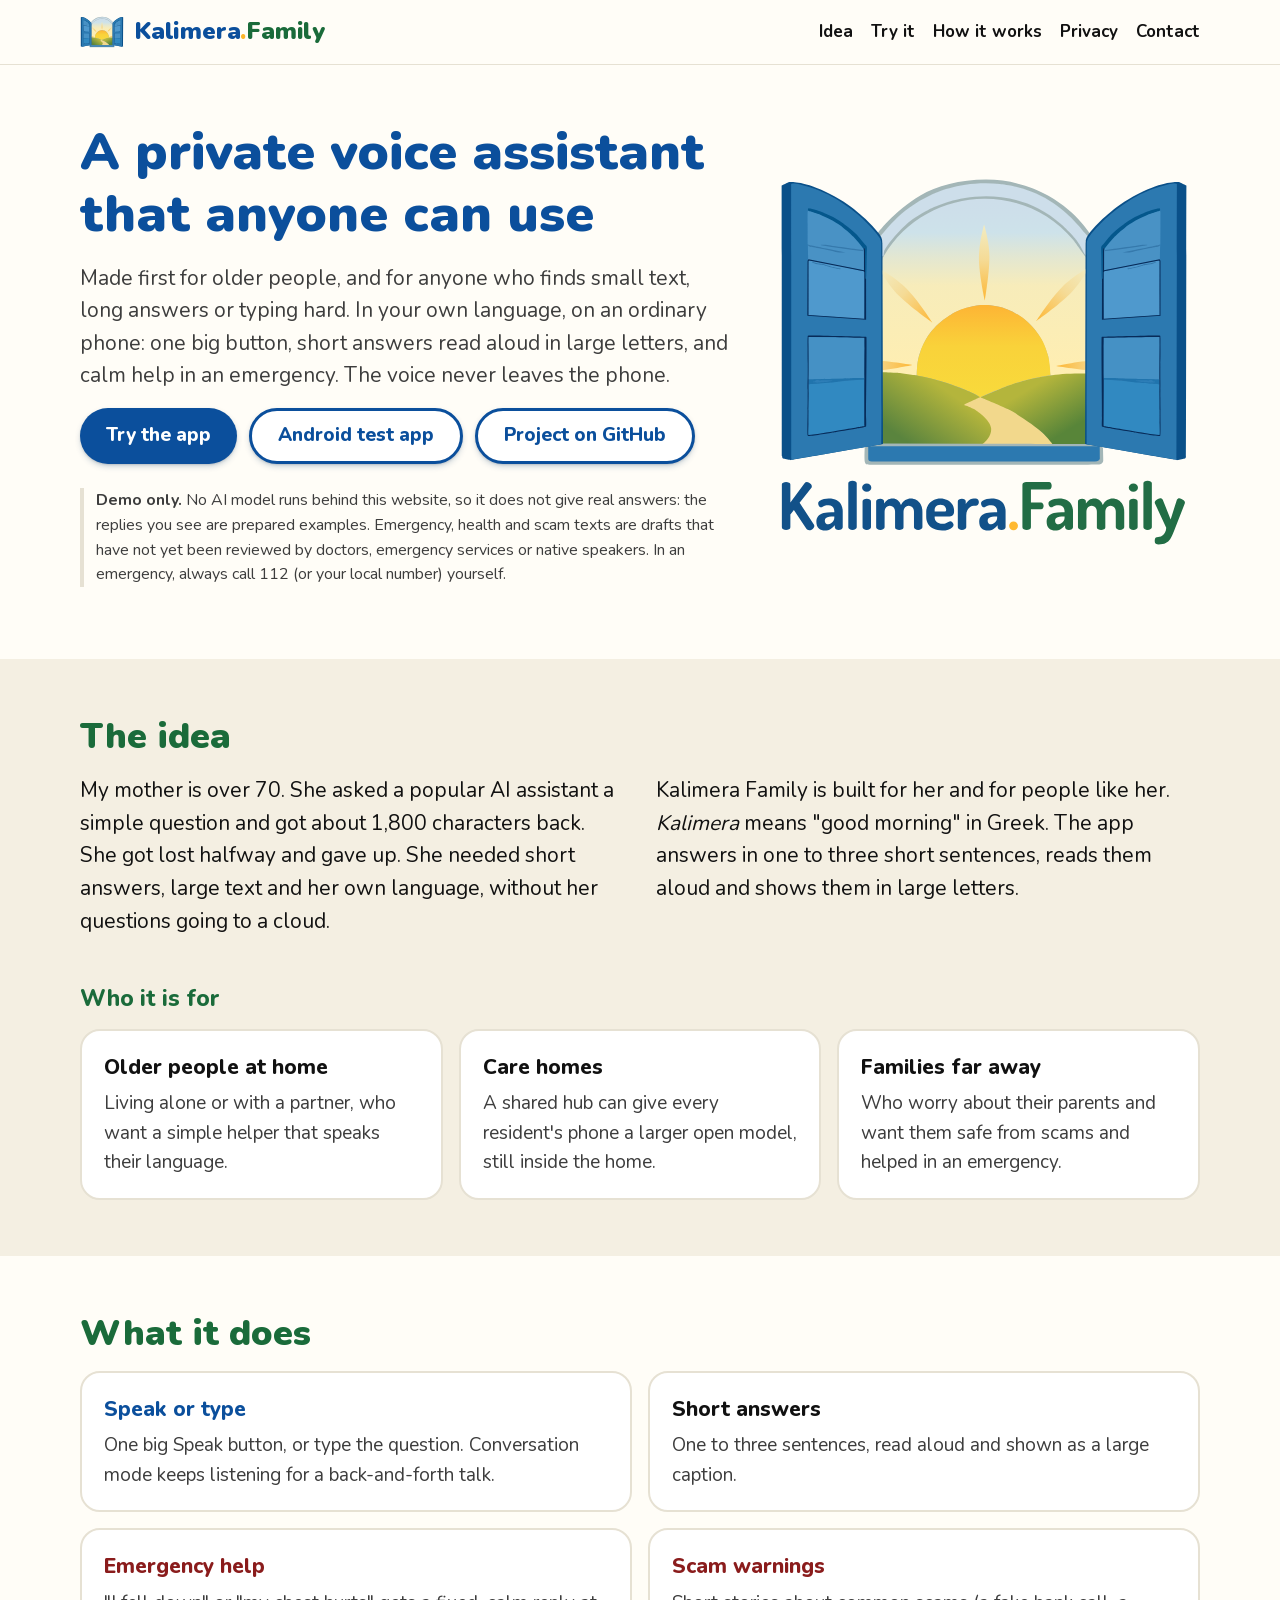
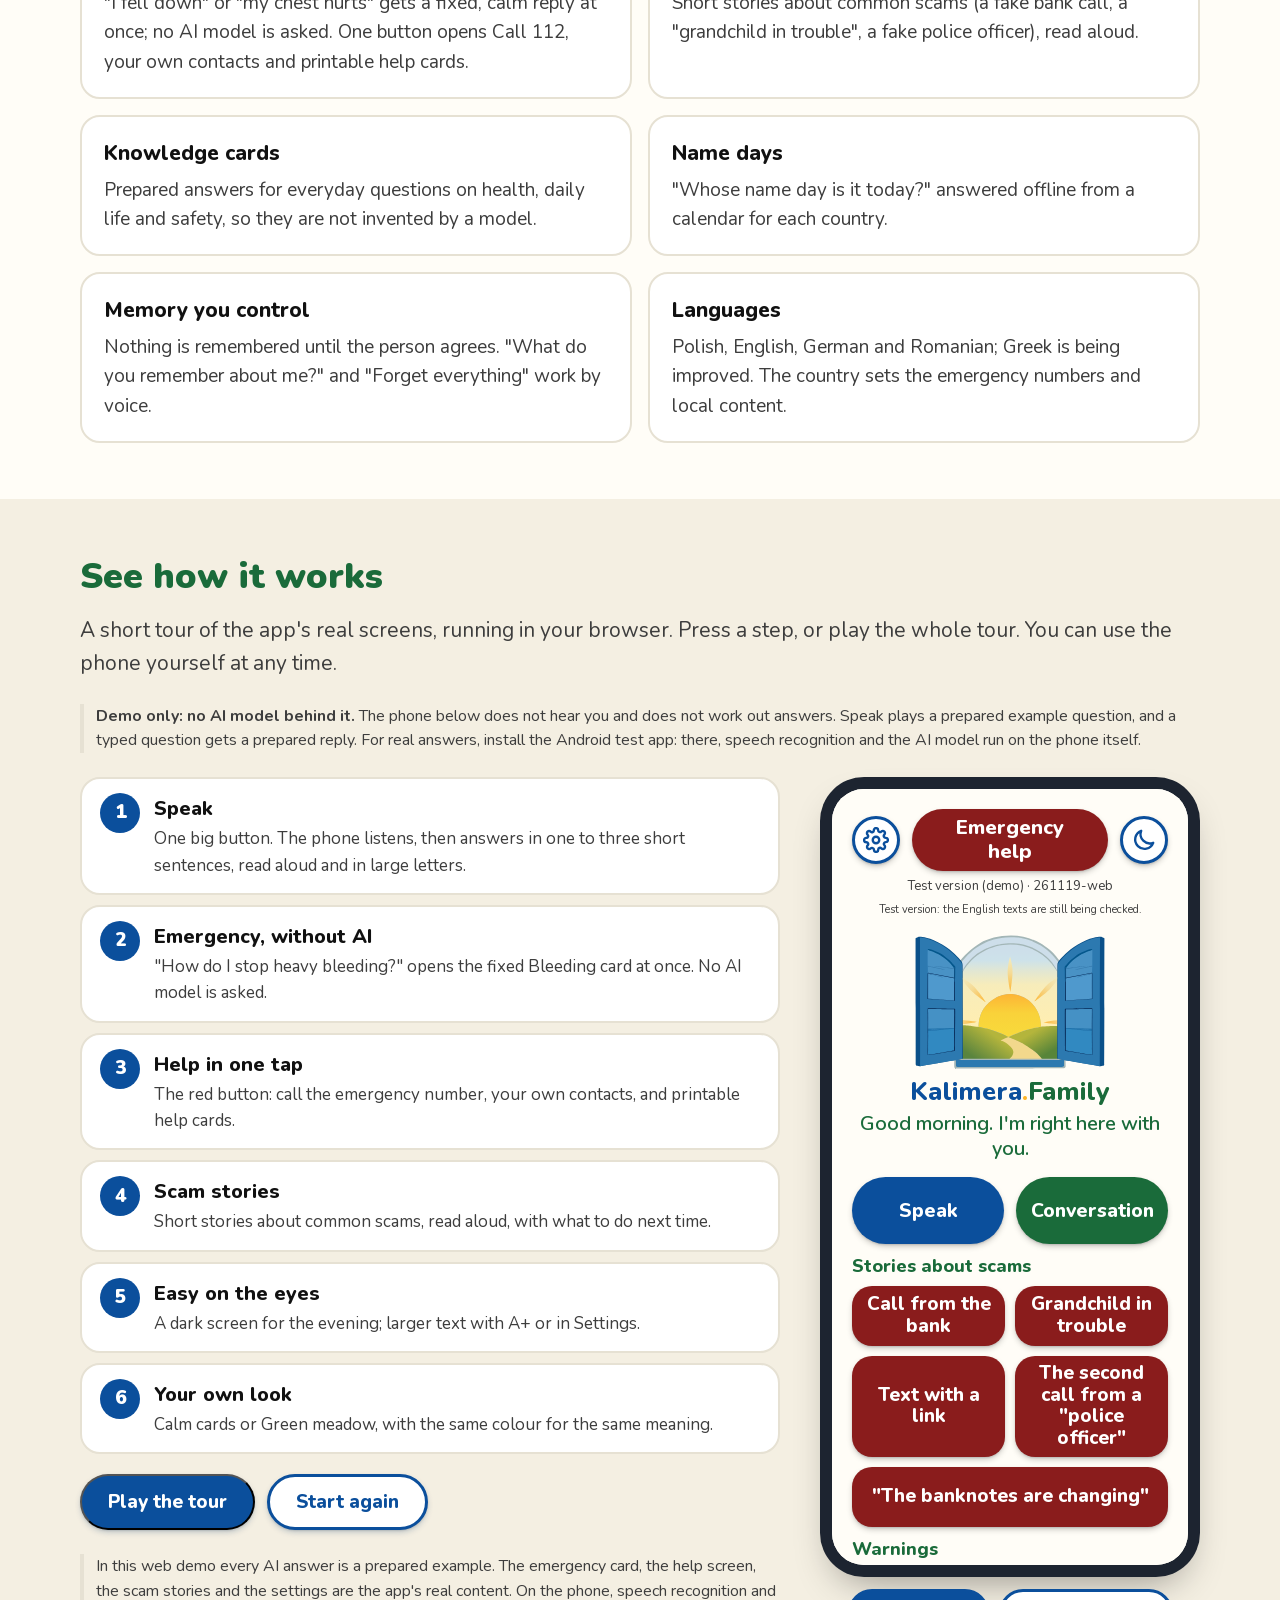
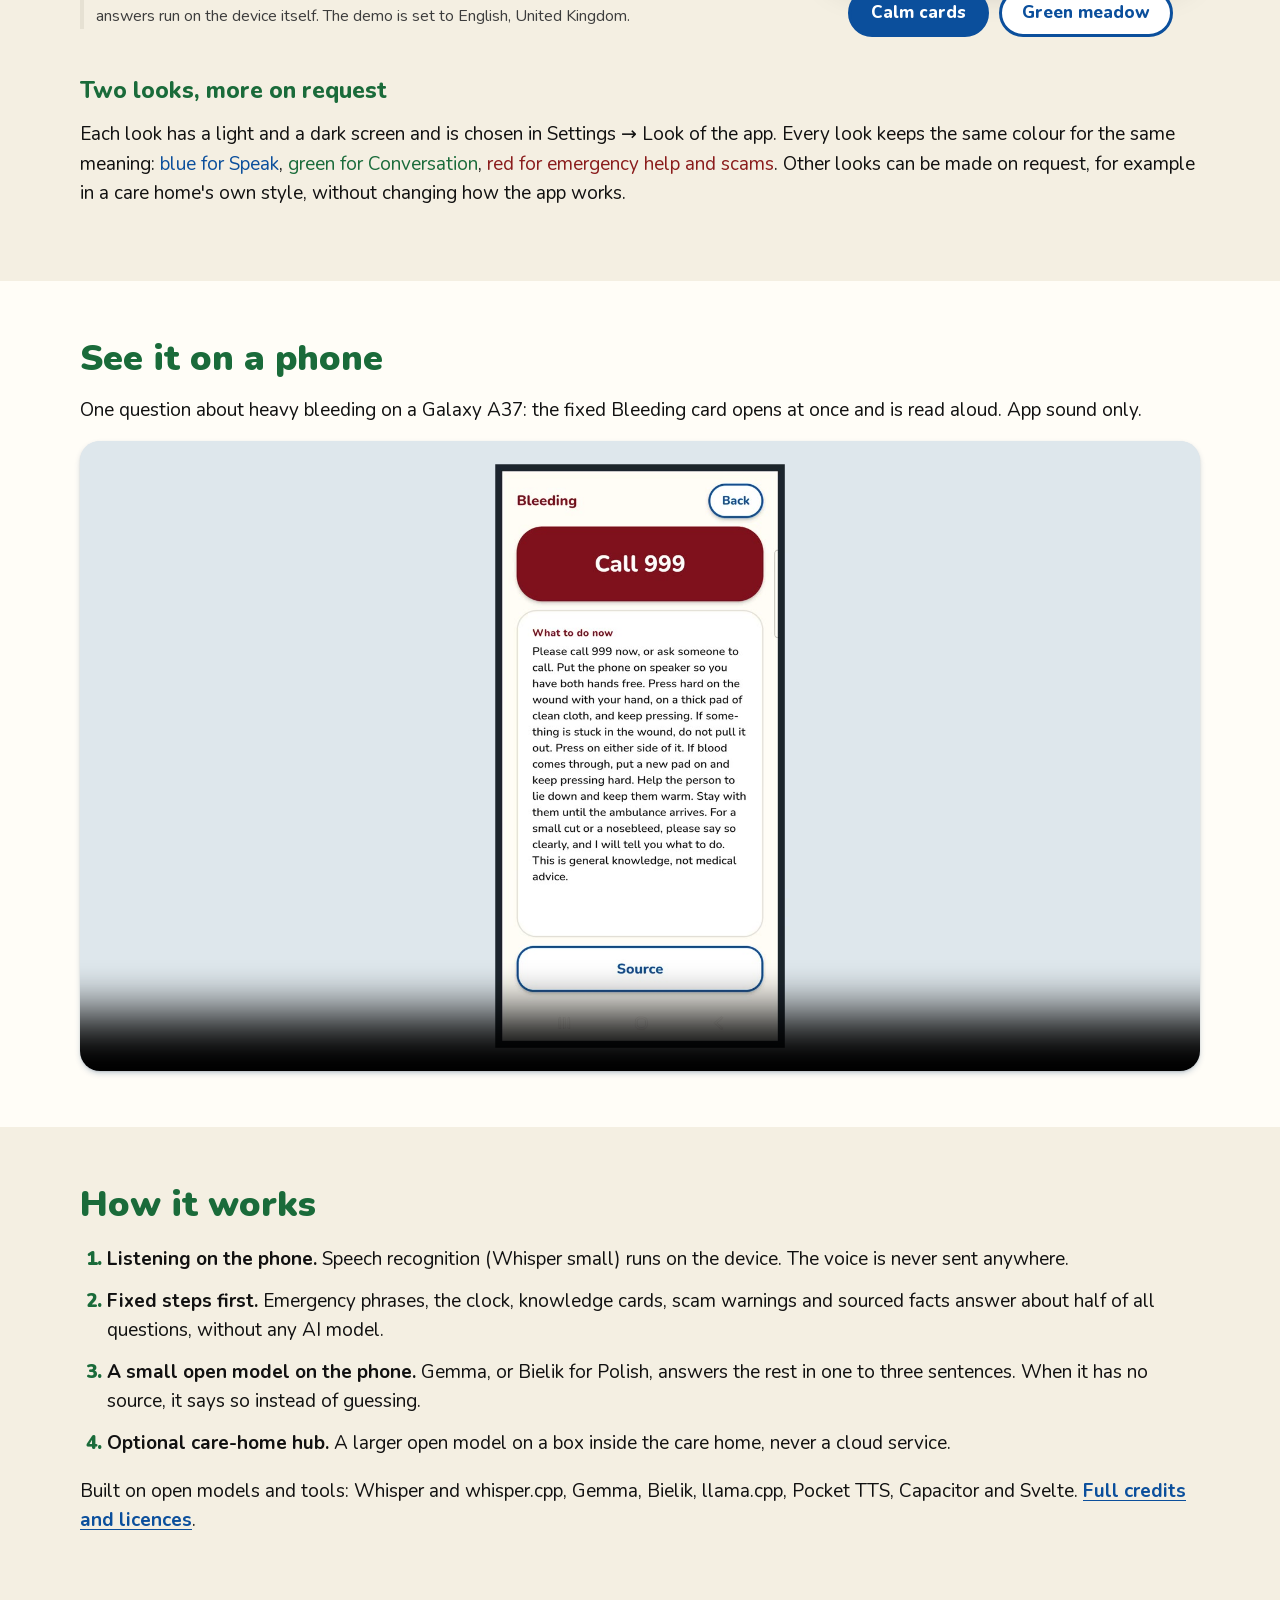
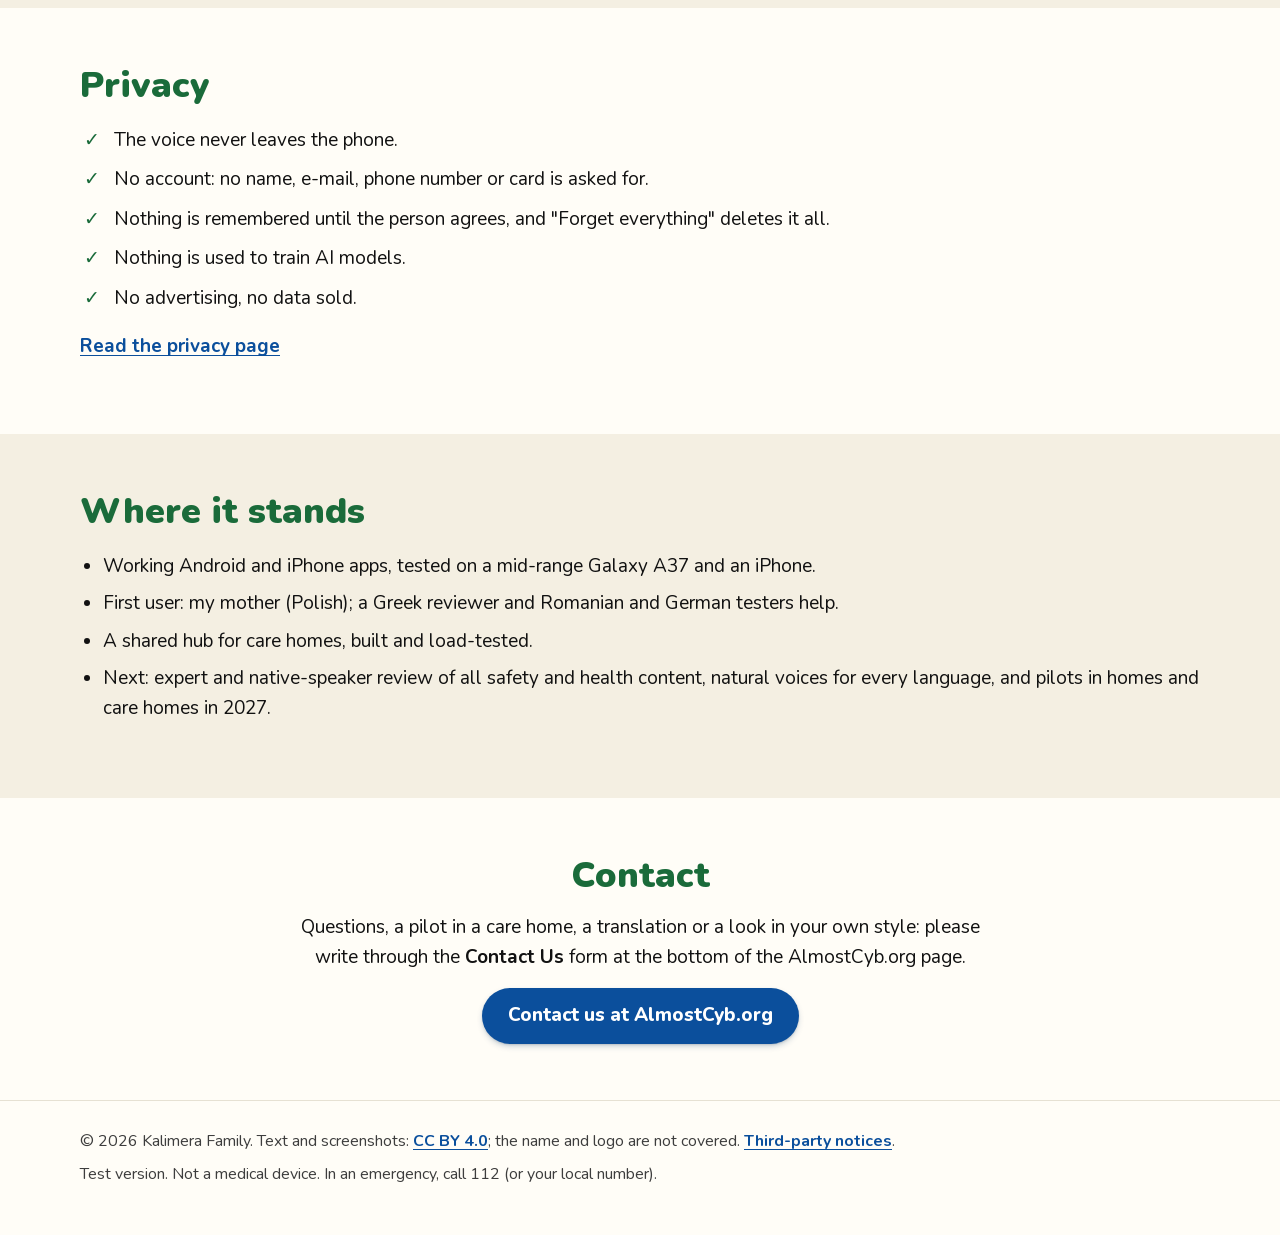
<file: index.html>
<!doctype html>
<html lang="en">
<head>
  <meta charset="utf-8">
  <meta name="viewport" content="width=device-width, initial-scale=1">
  <title>Kalimera Family</title>
  <meta name="description" content="A private voice assistant that anyone can use, made first for older people: in your own language, on an ordinary phone. Short answers, read aloud in large letters. The voice never leaves the phone.">
  <meta name="color-scheme" content="light dark">
  <meta property="og:title" content="Kalimera Family">
  <meta property="og:description" content="A private voice assistant that anyone can use, made first for older people. Try a demo of the app in your browser.">
  <meta property="og:type" content="website">
  <meta property="og:url" content="https://kalimera.family/">
  <meta property="og:image" content="https://kalimera.family/media/home.png">
  <link rel="icon" type="image/svg+xml" href="assets/Kalimera.Family-withoutText.svg">
  <link rel="stylesheet" href="css/site.css?v=20261120a">
</head>
<body>
  <header class="top">
    <div class="wrap top__row">
      <a class="brand" href="#top" aria-label="Kalimera Family, back to the top">
        <img src="assets/Kalimera.Family-withoutText.svg" alt="" width="44" height="31">
        <span class="wordmark"><span class="wordmark__a">Kalimera</span><span class="wordmark__dot">.</span><span class="wordmark__b">Family</span></span>
      </a>
      <nav class="nav" aria-label="Sections">
        <a href="#idea">Idea</a>
        <a href="#try">Try it</a>
        <a href="#how">How it works</a>
        <a href="#privacy">Privacy</a>
        <a href="#contact">Contact</a>
      </nav>
    </div>
  </header>

  <main id="top">
    <section class="hero wrap">
      <div class="hero__text">
        <h1>A private voice assistant that anyone can use</h1>
        <p class="lead">Made first for older people, and for anyone who finds small text, long answers or typing hard. In your own language, on an ordinary phone: one big button, short answers read aloud in large letters, and calm help in an emergency. The voice never leaves the phone.</p>
        <div class="actions">
          <a class="btn btn--primary" href="#try">Try the app</a>
          <a class="btn btn--outline" href="https://github.com/LDec-AlmostHuman/kalimera-family/tree/main/app">Android test app</a>
          <a class="btn btn--outline" href="https://github.com/LDec-AlmostHuman/kalimera-family">Project on GitHub</a>
        </div>
        <p class="note"><strong>Demo only.</strong> No AI model runs behind this website, so it does not give real answers: the replies you see are prepared examples. Emergency, health and scam texts are drafts that have not yet been reviewed by doctors, emergency services or native speakers. In an emergency, always call 112 (or your local number) yourself.</p>
      </div>
      <img class="hero__logo" src="assets/Kalimera.Family-wText.svg" alt="Kalimera Family logo: an open window with the sun rising over green hills" width="420" height="300">
    </section>

    <section id="idea" class="band">
      <div class="wrap">
        <h2>The idea</h2>
        <div class="two">
          <p class="story">My mother is over 70. She asked a popular AI assistant a simple question and got about 1,800 characters back. She got lost halfway and gave up. She needed short answers, large text and her own language, without her questions going to a cloud.</p>
          <p class="story">Kalimera Family is built for her and for people like her. <em>Kalimera</em> means "good morning" in Greek. The app answers in one to three short sentences, reads them aloud and shows them in large letters.</p>
        </div>
        <h3>Who it is for</h3>
        <ul class="cards">
          <li class="card"><strong>Older people at home</strong><span>Living alone or with a partner, who want a simple helper that speaks their language.</span></li>
          <li class="card"><strong>Care homes</strong><span>A shared hub can give every resident's phone a larger open model, still inside the home.</span></li>
          <li class="card"><strong>Families far away</strong><span>Who worry about their parents and want them safe from scams and helped in an emergency.</span></li>
        </ul>
      </div>
    </section>

    <section id="features" class="wrap">
      <h2>What it does</h2>
      <ul class="features">
        <li><strong class="t-speak">Speak or type</strong><span>One big Speak button, or type the question. Conversation mode keeps listening for a back-and-forth talk.</span></li>
        <li><strong>Short answers</strong><span>One to three sentences, read aloud and shown as a large caption.</span></li>
        <li><strong class="t-danger">Emergency help</strong><span>"I fell down" or "my chest hurts" gets a fixed, calm reply at once; no AI model is asked. One button opens Call 112, your own contacts and printable help cards.</span></li>
        <li><strong class="t-danger">Scam warnings</strong><span>Short stories about common scams (a fake bank call, a "grandchild in trouble", a fake police officer), read aloud.</span></li>
        <li><strong>Knowledge cards</strong><span>Prepared answers for everyday questions on health, daily life and safety, so they are not invented by a model.</span></li>
        <li><strong>Name days</strong><span>"Whose name day is it today?" answered offline from a calendar for each country.</span></li>
        <li><strong>Memory you control</strong><span>Nothing is remembered until the person agrees. "What do you remember about me?" and "Forget everything" work by voice.</span></li>
        <li><strong>Languages</strong><span>Polish, English, German and Romanian; Greek is being improved. The country sets the emergency numbers and local content.</span></li>
      </ul>
    </section>

    <section id="try" class="band">
      <div class="wrap">
        <h2>See how it works</h2>
        <p class="lead">A short tour of the app's real screens, running in your browser. Press a step, or play the whole tour. You can use the phone yourself at any time.</p>
        <p class="note"><strong>Demo only: no AI model behind it.</strong> The phone below does not hear you and does not work out answers. Speak plays a prepared example question, and a typed question gets a prepared reply. For real answers, install the Android test app: there, speech recognition and the AI model run on the phone itself.</p>
        <div class="tour">
          <div class="tour__side">
            <ol class="tour__steps">
              <li><button class="tour__step" type="button" data-step="speak"><strong>Speak</strong><span>One big button. The phone listens, then answers in one to three short sentences, read aloud and in large letters.</span></button></li>
              <li><button class="tour__step" type="button" data-step="bleeding"><strong>Emergency, without AI</strong><span>"How do I stop heavy bleeding?" opens the fixed Bleeding card at once. No AI model is asked.</span></button></li>
              <li><button class="tour__step" type="button" data-step="help"><strong>Help in one tap</strong><span>The red button: call the emergency number, your own contacts, and printable help cards.</span></button></li>
              <li><button class="tour__step" type="button" data-step="story"><strong>Scam stories</strong><span>Short stories about common scams, read aloud, with what to do next time.</span></button></li>
              <li><button class="tour__step" type="button" data-step="dark"><strong>Easy on the eyes</strong><span>A dark screen for the evening; larger text with A+ or in Settings.</span></button></li>
              <li><button class="tour__step" type="button" data-step="meadow"><strong>Your own look</strong><span>Calm cards or Green meadow, with the same colour for the same meaning.</span></button></li>
            </ol>
            <div class="actions">
              <button class="btn btn--primary" type="button" id="tour-play">Play the tour</button>
              <button class="btn btn--outline" type="button" id="tour-reset">Start again</button>
            </div>
            <p class="note">In this web demo every AI answer is a prepared example. The emergency card, the help screen, the scam stories and the settings are the app's real content. On the phone, speech recognition and answers run on the device itself. The demo is set to English, United Kingdom.</p>
          </div>
          <figure class="phone">
            <div class="phone__frame"><iframe id="phone" title="Kalimera Family app, live demo"></iframe></div>
            <figcaption class="looks" role="group" aria-label="Look of the app">
              <button class="look" type="button" data-look="b" aria-pressed="true">Calm cards</button>
              <button class="look" type="button" data-look="e" aria-pressed="false">Green meadow</button>
            </figcaption>
          </figure>
        </div>
        <h3>Two looks, more on request</h3>
        <p>Each look has a light and a dark screen and is chosen in Settings → Look of the app. Every look keeps the same colour for the same meaning: <span class="t-speak">blue for Speak</span>, <span class="t-green">green for Conversation</span>, <span class="t-danger">red for emergency help and scams</span>. Other looks can be made on request, for example in a care home's own style, without changing how the app works.</p>
      </div>
    </section>

    <section id="video" class="wrap">
      <h2>See it on a phone</h2>
      <p>One question about heavy bleeding on a Galaxy A37: the fixed Bleeding card opens at once and is read aloud. App sound only.</p>
      <video class="video" controls preload="none" poster="media/demo_poster.jpg" width="1920" height="1080">
        <source src="media/kalimera_demo_bleeding_en_1080p.mp4" type="video/mp4">
        <a href="media/kalimera_demo_bleeding_en_1080p.mp4">Download the demo video</a>
      </video>
    </section>

    <section id="how" class="band">
      <div class="wrap">
        <h2>How it works</h2>
        <ol class="steps">
          <li><strong>Listening on the phone.</strong> Speech recognition (Whisper small) runs on the device. The voice is never sent anywhere.</li>
          <li><strong>Fixed steps first.</strong> Emergency phrases, the clock, knowledge cards, scam warnings and sourced facts answer about half of all questions, without any AI model.</li>
          <li><strong>A small open model on the phone.</strong> Gemma, or Bielik for Polish, answers the rest in one to three sentences. When it has no source, it says so instead of guessing.</li>
          <li><strong>Optional care-home hub.</strong> A larger open model on a box inside the care home, never a cloud service.</li>
        </ol>
        <p>Built on open models and tools: Whisper and whisper.cpp, Gemma, Bielik, llama.cpp, Pocket TTS, Capacitor and Svelte. <a href="https://github.com/LDec-AlmostHuman/kalimera-family/blob/main/THIRD_PARTY_NOTICES.md">Full credits and licences</a>.</p>
      </div>
    </section>

    <section id="privacy" class="wrap">
      <h2>Privacy</h2>
      <ul class="checks">
        <li>The voice never leaves the phone.</li>
        <li>No account: no name, e-mail, phone number or card is asked for.</li>
        <li>Nothing is remembered until the person agrees, and "Forget everything" deletes it all.</li>
        <li>Nothing is used to train AI models.</li>
        <li>No advertising, no data sold.</li>
      </ul>
      <p><a href="https://github.com/LDec-AlmostHuman/kalimera-family/blob/main/docs/PRIVACY.md">Read the privacy page</a></p>
    </section>

    <section id="status" class="band">
      <div class="wrap">
        <h2>Where it stands</h2>
        <ul class="plain">
          <li>Working Android and iPhone apps, tested on a mid-range Galaxy A37 and an iPhone.</li>
          <li>First user: my mother (Polish); a Greek reviewer and Romanian and German testers help.</li>
          <li>A shared hub for care homes, built and load-tested.</li>
          <li>Next: expert and native-speaker review of all safety and health content, natural voices for every language, and pilots in homes and care homes in 2027.</li>
        </ul>
      </div>
    </section>

    <section id="contact" class="wrap contact">
      <h2>Contact</h2>
      <p>Questions, a pilot in a care home, a translation or a look in your own style: please write through the <strong>Contact Us</strong> form at the bottom of the AlmostCyb.org page.</p>
      <a class="btn btn--primary" href="https://almostcyb.org/">Contact us at AlmostCyb.org</a>
    </section>
  </main>

  <footer class="foot">
    <div class="wrap">
      <p>© 2026 Kalimera Family. Text and screenshots: <a href="https://github.com/LDec-AlmostHuman/kalimera-family/blob/main/LICENSE">CC BY 4.0</a>; the name and logo are not covered. <a href="https://github.com/LDec-AlmostHuman/kalimera-family/blob/main/THIRD_PARTY_NOTICES.md">Third-party notices</a>.</p>
      <p>Test version. Not a medical device. In an emergency, call 112 (or your local number).</p>
    </div>
  </footer>
  <script src="js/site.js?v=20261120a"></script>
</body>
</html>
</file>
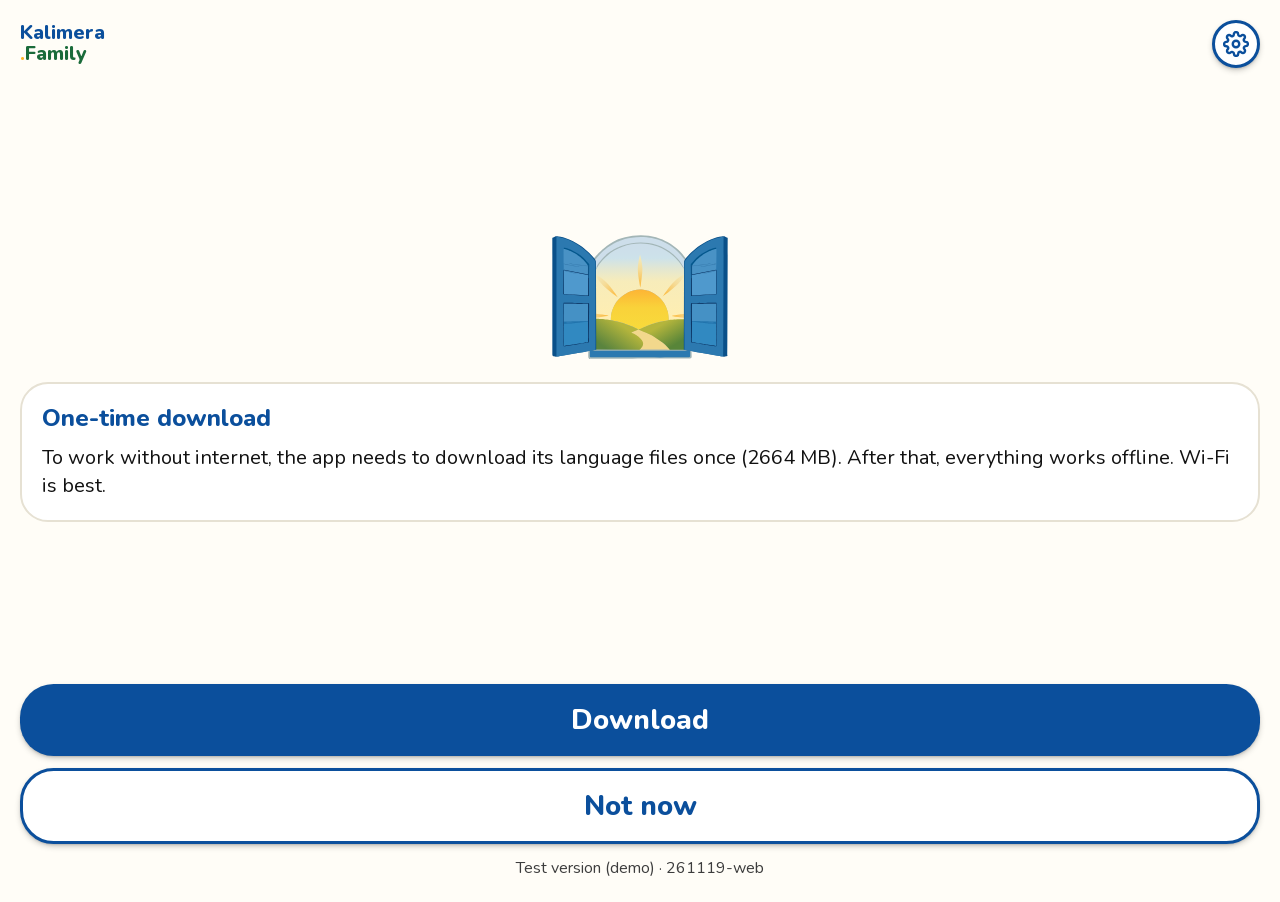
<file: app/index.html>
<!doctype html>
<html lang="en">
  <head>
    <meta charset="UTF-8" />
    <meta name="viewport" content="width=device-width, initial-scale=1, viewport-fit=cover" />
    <meta name="color-scheme" content="light dark" />
    <title>Kalimera Family</title>
    <script>
      // Sets theme-light or theme-dark before the first paint: the saved Light / Dark choice, else the phone's setting.
      (function () {
        try {
          var m = localStorage.getItem('kalimera.theme');
          var d = m === 'dark' || (m !== 'light' && window.matchMedia('(prefers-color-scheme: dark)').matches);
          document.documentElement.classList.add(d ? 'theme-dark' : 'theme-light');
        } catch (e) {}
      })();
    </script>
    <script type="module" crossorigin src="./assets/index-BxVog3c1.js"></script>
    <link rel="stylesheet" crossorigin href="./assets/index-Co8xbSPm.css">
  </head>
  <body>
    <div id="app"></div>
  </body>
</html>
</file>
<file: css/site.css>
/* kalimera.family one-page site. Same font, colours and meanings as the app (ui/src/styles/theme.css):
   blue = Speak and main actions, green = Conversation and headings, red = emergency and scams. */
@font-face {
  font-family: 'Nunito';
  font-style: normal;
  font-weight: 400 1000;
  font-display: swap;
  src: url('../app/fonts/nunito-latin.woff2') format('woff2');
  unicode-range: U+0000-00FF, U+0131, U+0152-0153, U+02BB-02BC, U+02C6, U+02DA, U+02DC, U+2000-206F, U+20AC, U+2122, U+2212;
}
@font-face {
  font-family: 'Nunito';
  font-style: normal;
  font-weight: 400 1000;
  font-display: swap;
  src: url('../app/fonts/nunito-latin-ext.woff2') format('woff2');
  unicode-range: U+0100-02BA, U+02BD-02C5, U+02C7-02CC, U+02CE-02D7, U+02DD-02FF, U+1E00-1E9F, U+20A0-20AB, U+20AD-20C4, U+A720-A7FF;
}

:root {
  --bg: #fffdf7;
  --band: #f4efe2;
  --surface: #ffffff;
  --text: #111111;
  --muted: #3d3d3d;
  --border: #e6e1d3;
  --primary: #0b4f9c;
  --primary-edge: #08376d;
  --on-primary: #ffffff;
  --green: #1a6b3a;
  --danger: #8a1c1c;
  --sun: #fdb528;
  --frame: #1d2430;
  --radius-card: 20px;
  --radius-pill: 999px;
  --shadow: 0 3px 7px -2px rgba(8, 55, 109, 0.32), 0 1px 2px rgba(0, 0, 0, 0.1);
  --font: 'Nunito', ui-rounded, 'SF Pro Rounded', system-ui, -apple-system, 'Segoe UI', Roboto, Arial, sans-serif;
}
@media (prefers-color-scheme: dark) {
  :root:not([data-theme="light"]) {
    --bg: #101418;
    --band: #161c22;
    --surface: #1a2027;
    --text: #f7f7f7;
    --muted: #d0d4d9;
    --border: #3a4654;
    --primary: #8ec5ff;
    --primary-edge: #4f86bf;
    --on-primary: #08213d;
    --green: #9be3ae;
    --danger: #ffb4b4;
    --frame: #000000;
    --shadow: 0 3px 7px -2px rgba(0, 0, 0, 0.5), 0 1px 2px rgba(0, 0, 0, 0.3);
  }
}
:root[data-theme="dark"] {
  --bg: #101418;
  --band: #161c22;
  --surface: #1a2027;
  --text: #f7f7f7;
  --muted: #d0d4d9;
  --border: #3a4654;
  --primary: #8ec5ff;
  --primary-edge: #4f86bf;
  --on-primary: #08213d;
  --green: #9be3ae;
  --danger: #ffb4b4;
  --frame: #000000;
  --shadow: 0 3px 7px -2px rgba(0, 0, 0, 0.5), 0 1px 2px rgba(0, 0, 0, 0.3);
}

* { box-sizing: border-box; }
html { scroll-behavior: smooth; scroll-padding-top: 76px; }
body {
  margin: 0;
  background: var(--bg);
  color: var(--text);
  font-family: var(--font);
  font-size: 19px;
  line-height: 1.55;
  overflow-x: hidden;
}
img, video { max-width: 100%; height: auto; }
a { color: var(--primary); font-weight: 700; text-underline-offset: 3px; }
a:focus-visible, button:focus-visible { outline: 3px solid var(--sun); outline-offset: 3px; }
h1, h2, h3 { line-height: 1.2; margin: 0 0 16px; }
h1 { font-size: clamp(34px, 6vw, 52px); font-weight: 900; color: var(--primary); }
h2 { font-size: clamp(28px, 4vw, 36px); font-weight: 900; color: var(--green); }
h3 { font-size: 23px; font-weight: 800; color: var(--green); margin-top: 32px; }
p { margin: 0 0 16px; }

.wrap { width: min(1120px, 100% - 32px); margin-inline: auto; }
main > section { padding-block: 56px; }
.band { background: var(--band); }

/* Header */
.top {
  position: sticky;
  top: 0;
  z-index: 10;
  background: color-mix(in srgb, var(--bg) 92%, transparent);
  backdrop-filter: blur(8px);
  border-bottom: 1px solid var(--border);
}
.top__row { display: flex; align-items: center; justify-content: space-between; gap: 16px; min-height: 64px; flex-wrap: wrap; }
.brand { display: inline-flex; align-items: center; gap: 10px; text-decoration: none; }
.wordmark { font-size: 24px; font-weight: 900; letter-spacing: -0.2px; }
.wordmark__a { color: var(--primary); }
.wordmark__dot { color: var(--sun); }
.wordmark__b { color: var(--green); }
.nav { display: flex; gap: 6px 18px; flex-wrap: wrap; }
.nav a { text-decoration: none; font-size: 17px; color: var(--text); }
.nav a:hover { color: var(--primary); }

/* Hero */
.hero { display: grid; grid-template-columns: 1.2fr 0.8fr; gap: 40px; align-items: center; }
.hero__logo { width: 100%; max-width: 420px; justify-self: center; }
.lead { font-size: 21px; color: var(--muted); }
.note { font-size: 16px; color: var(--muted); border-left: 4px solid var(--border); padding-left: 12px; margin-top: 24px; }

/* Buttons: the app's pill buttons (filled blue, or white with a blue outline) */
.actions { display: flex; flex-wrap: wrap; gap: 12px; margin-top: 8px; }
.btn {
  display: inline-flex;
  align-items: center;
  justify-content: center;
  min-height: 56px;
  padding: 0 26px;
  border-radius: var(--radius-pill);
  font-size: 19px;
  font-weight: 800;
  text-decoration: none;
  box-shadow: var(--shadow);
}
.btn--primary { background: var(--primary); color: var(--on-primary); }
.btn--primary:hover { background: var(--primary-edge); color: #ffffff; }
.btn--outline { background: var(--surface); color: var(--primary); border: 3px solid var(--primary); }
.link-btn {
  margin-left: 8px;
  padding: 2px 4px;
  border: 0;
  background: none;
  color: var(--primary);
  font: inherit;
  font-weight: 800;
  text-decoration: underline;
  text-underline-offset: 3px;
  cursor: pointer;
}

/* Idea */
.two { display: grid; grid-template-columns: 1fr 1fr; gap: 32px; }
.story { font-size: 21px; }
.cards, .features { list-style: none; margin: 0; padding: 0; display: grid; gap: 16px; }
.cards { grid-template-columns: repeat(3, 1fr); }
.features { grid-template-columns: repeat(2, 1fr); }
.card, .features li {
  display: flex;
  flex-direction: column;
  gap: 6px;
  padding: 20px 22px;
  background: var(--surface);
  border: 2px solid var(--border);
  border-radius: var(--radius-card);
}
.card strong, .features strong { font-size: 21px; font-weight: 800; }
.card span, .features span { color: var(--muted); }
.t-speak { color: var(--primary); }
.t-green { color: var(--green); }
.t-danger { color: var(--danger); }

/* Guided tour beside the live app */
.tour { display: grid; grid-template-columns: 1fr auto; gap: 40px; align-items: start; margin: 24px 0 8px; }
.tour__steps { list-style: none; margin: 0 0 20px; padding: 0; display: grid; gap: 10px; counter-reset: step; }
.tour__step {
  counter-increment: step;
  width: 100%;
  display: grid;
  grid-template-columns: 40px 1fr;
  column-gap: 14px;
  row-gap: 2px;
  padding: 14px 18px;
  text-align: left;
  font: inherit;
  color: var(--text);
  background: var(--surface);
  border: 2px solid var(--border);
  border-radius: var(--radius-card);
  cursor: pointer;
}
.tour__step::before {
  content: counter(step);
  grid-row: span 2;
  width: 40px;
  height: 40px;
  display: grid;
  place-items: center;
  border-radius: var(--radius-pill);
  background: var(--primary);
  color: var(--on-primary);
  font-weight: 900;
}
.tour__step strong { font-size: 20px; font-weight: 800; }
.tour__step span { color: var(--muted); font-size: 17px; }
.tour__step:hover { border-color: var(--primary); }
.tour__step[aria-current="step"] { border: 3px solid var(--primary); box-shadow: var(--shadow); }
.tour .actions .btn { cursor: pointer; font-family: inherit; }
.looks { display: flex; gap: 10px; flex-wrap: wrap; justify-content: center; }
.look {
  min-height: 48px;
  padding: 0 20px;
  border-radius: var(--radius-pill);
  border: 3px solid var(--primary);
  background: var(--surface);
  color: var(--primary);
  font: inherit;
  font-size: 17px;
  font-weight: 800;
  cursor: pointer;
}
.look[aria-pressed="true"] { background: var(--primary); color: var(--on-primary); }
.phone { margin: 0; display: flex; flex-direction: column; align-items: center; gap: 12px; position: sticky; top: 84px; }
.phone__frame {
  width: min(380px, 100vw - 32px);
  aspect-ratio: 380 / 800;
  padding: 12px;
  background: var(--frame);
  border-radius: 44px;
  box-shadow: 0 18px 40px -18px rgba(0, 0, 0, 0.45);
}
.phone__frame iframe { width: 100%; height: 100%; border: 0; border-radius: 32px; background: #fffdf7; display: block; }

/* Video */
.video { display: block; width: 100%; border-radius: var(--radius-card); background: #dfe7ef; box-shadow: var(--shadow); }

/* Lists */
.steps { padding-left: 1.4em; display: grid; gap: 12px; }
.steps li::marker { color: var(--green); font-weight: 900; }
.checks { list-style: none; padding: 0; display: grid; gap: 10px; }
.checks li { padding-left: 34px; position: relative; }
.checks li::before { content: "✓"; position: absolute; left: 4px; color: var(--green); font-weight: 900; }
.plain { padding-left: 1.2em; display: grid; gap: 8px; }

.contact { text-align: center; }
.contact p { max-width: 720px; margin-inline: auto; }

.foot { border-top: 1px solid var(--border); padding: 28px 0 40px; font-size: 16px; color: var(--muted); }
.foot p { margin: 0 0 8px; }

@media (max-width: 860px) {
  .hero, .two, .tour { grid-template-columns: 1fr; }
  .phone { position: static; grid-row: 1; }
  .hero__logo { max-width: 300px; grid-row: 1; }
  .cards, .features { grid-template-columns: 1fr; }
  main > section { padding-block: 40px; }
}
@media (max-width: 560px) {
  body { font-size: 18px; }
  .nav { display: none; }
  .btn { width: 100%; }
}
@media (prefers-reduced-motion: reduce) { html { scroll-behavior: auto; } }
</file>
<file: app/assets/index-Co8xbSPm.css>
@font-face{font-family:Nunito;font-style:normal;font-weight:400 1000;font-display:swap;src:url(../fonts/nunito-latin-ext.woff2)format("woff2");unicode-range:U+100-2BA,U+2BD-2C5,U+2C7-2CC,U+2CE-2D7,U+2DD-2FF,U+304,U+308,U+329,U+1D00-1DBF,U+1E00-1E9F,U+1EF2-1EFF,U+2020,U+20A0-20AB,U+20AD-20C4,U+2113,U+2C60-2C7F,U+A720-A7FF}@font-face{font-family:Nunito;font-style:normal;font-weight:400 1000;font-display:swap;src:url(../fonts/nunito-latin.woff2)format("woff2");unicode-range:U+??,U+131,U+152-153,U+2BB-2BC,U+2C6,U+2DA,U+2DC,U+304,U+308,U+329,U+2000-206F,U+20AC,U+2122,U+2191,U+2193,U+2212,U+2215,U+FEFF,U+FFFD}:root{--font-family:"Nunito", ui-rounded, "SF Pro Rounded", system-ui, -apple-system, "Segoe UI", Roboto, "Helvetica Neue", Arial, sans-serif;--font-size-base:28px;--line-height-base:1.5;--font-size-caption-large:30px;--font-size-caption-small:20px;--font-size-label:1rem;--font-size-compact:.8rem;--touch-min:72px;--touch-icon:56px;--mic-size:88px;--dock-button-size:calc(var(--mic-size) * .8);--screen-pad:20px;--radius:28px;--gap:1rem;--border-width:2px;--btn-radius:1.2rem;--radius-row:18px;--radius-tile:20px;--radius-medium:24px;--radius-large:36px;--radius-pill:999px;--space-stack:12px;--btn-border-width:0px;--btn-outline-shadow-tint:#56655c;--btn-shadow:0 3px 7px -2px color-mix(in srgb, var(--btn-edge,#000) 32%, transparent), 0 1px 2px #0000001a;--btn-outline:3px solid var(--color-primary);--color-bg:#fffdf7;--color-surface:#fff;--color-text:#111;--color-text-muted:#3d3d3d;--color-border:#e6e1d3;--color-primary:#0b4f9c;--color-primary-edge:#08376d;--color-on-primary:#fff;--color-brand-green:#1a6b3a;--color-conversation:#1a6b3a;--color-conversation-edge:#11482a;--color-on-conversation:#fff;--color-danger:#8a1c1c;--color-danger-edge:#5e1010;--color-on-danger:#fff;--color-reminder-bg:#fff1c2;--color-question-bg:#e9f1fb;--color-question-text:#31475f;--color-track:#cfd9e6;--color-focus:#b34700;--color-state-idle:#1b8a3c;--color-state-listening:#0b5fd0;--color-state-thinking:#c27000;--color-state-speaking:#7a2fbf;--color-overlay:#0009;--opacity-disabled:.5;--text-scale:1}.text-step-0{--text-scale:.26}.text-step-1{--text-scale:.4}.text-step-2{--text-scale:.55}.text-step-3{--text-scale:.7}.text-step-4{--text-scale:.85}.text-step-5{--text-scale:1}.text-step-6{--text-scale:1.35}.text-step-7{--text-scale:1.8}.text-step-8{--text-scale:2.4}:root.skin-e.theme-light{--color-bg:#f1f8ee;--color-primary:#1a6b3a;--color-primary-edge:#11482a;--color-border:#cfe3c8;--btn-radius:2rem;--btn-outline:3px solid #1a6b3a;--color-question-bg:#e3efdc;--color-question-text:#2d5a33}:root.theme-dark{--btn-shadow:0 3px 7px -2px #00000080, 0 1px 2px #0000004d;--color-bg:#101418;--color-surface:#1a2027;--color-text:#f7f7f7;--color-text-muted:#d0d4d9;--color-border:#f7f7f7;--color-primary:#8ec5ff;--color-primary-edge:#4f86bf;--color-on-primary:#08213d;--color-brand-green:#9be3ae;--color-conversation:#9be3ae;--color-conversation-edge:#5aa673;--color-on-conversation:#0c2b16;--color-danger:#ffb4b4;--color-danger-edge:#b36a6a;--color-on-danger:#3b0a0a;--color-reminder-bg:#4a3b00;--color-question-bg:#22364d;--color-question-text:#d6e6f8;--color-track:#3a4654;--color-focus:#ffcf70;--color-state-idle:#5fe08a;--color-state-listening:#7db4ff;--color-state-thinking:#ffc65c;--color-state-speaking:#d3a5ff}:root.theme-dark.btn-outlined{--btn-shadow:0 0 0 3px #f7f7f7, 0 3px 7px -2px #00000080, 0 1px 2px #0000004d}:root.theme-light{--lightningcss-light:initial;--lightningcss-dark: ;color-scheme:light}:root.theme-dark{--lightningcss-light: ;--lightningcss-dark:initial;color-scheme:dark}*,:before,:after{box-sizing:border-box}html{font-size:var(--font-size-base);-webkit-text-size-adjust:100%}body{background:var(--color-bg);color:var(--color-text);font-family:var(--font-family);line-height:var(--line-height-base);margin:0}h1,h2,p{margin:0}body{-webkit-user-select:none;user-select:none;-webkit-touch-callout:none}.caption-view,.caption-view *,input,textarea{-webkit-user-select:text;user-select:text;-webkit-touch-callout:default}:focus-visible{outline:6px solid var(--color-focus);outline-offset:3px}.visually-hidden{clip:rect(0, 0, 0, 0);white-space:nowrap;border:0;width:1px;height:1px;margin:-1px;padding:0;position:absolute;overflow:hidden}@media (prefers-reduced-motion:reduce){*,:before,:after{scroll-behavior:auto!important;transition:none!important;animation:none!important}}:root.theme-dark.btn-outlined .btn-outline,:root.theme-dark.btn-outlined .big-button--neutral,:root.theme-dark.btn-outlined .size-row__button,:root.theme-dark.btn-outlined .chat__latest{border-color:#0000}:root.skin-e.theme-light body:before{content:"";z-index:-1;pointer-events:none;background:url("data:image/svg+xml,%3Csvg xmlns='http://www.w3.org/2000/svg' viewBox='0 0 800 140' preserveAspectRatio='xMidYMin slice'%3E%3Ccircle cx='600' cy='26' r='44' fill='%23f7e48a' opacity='.85'/%3E%3Cpath fill='%23d9edcd' d='M0 0H800V70C720 40 640 36 560 58C470 84 400 60 320 44C230 26 130 40 0 82Z'/%3E%3Cpath fill='%23bfe0ae' d='M0 0H800V44C730 22 650 20 570 40C490 60 420 38 340 24C240 8 120 20 0 58Z'/%3E%3Cpath fill='%23a3d28e' d='M0 0H800V20C740 6 670 4 600 18C520 34 450 18 380 8C270 -6 130 4 0 30Z'/%3E%3C/svg%3E") top/cover no-repeat;height:7rem;position:fixed;inset:0 0 auto}:root.skin-e.theme-dark body:before{content:"";z-index:-1;pointer-events:none;background:url("data:image/svg+xml,%3Csvg xmlns='http://www.w3.org/2000/svg' viewBox='0 0 800 140' preserveAspectRatio='xMidYMin slice'%3E%3Ccircle cx='600' cy='26' r='44' fill='%23857a3a' opacity='.6'/%3E%3Cpath fill='%231f3a26' d='M0 0H800V70C720 40 640 36 560 58C470 84 400 60 320 44C230 26 130 40 0 82Z'/%3E%3Cpath fill='%23183020' d='M0 0H800V44C730 22 650 20 570 40C490 60 420 38 340 24C240 8 120 20 0 58Z'/%3E%3Cpath fill='%23122618' d='M0 0H800V20C740 6 670 4 600 18C520 34 450 18 380 8C270 -6 130 4 0 30Z'/%3E%3C/svg%3E") top/cover no-repeat;height:7rem;position:fixed;inset:0 0 auto}:root.skin-e{--meadow-glow:#fbf0b8;--meadow-sun:#f6dd72;--meadow-hill-back:#c9e0a8;--meadow-hill-mid:#a9cf88;--meadow-hill-front:#8fbd6f;--meadow-edge:#3f7a3a;--meadow-bush:#5f9a52}:root.skin-e.theme-dark{--meadow-glow:#4a4a28;--meadow-sun:#8a7d3a;--meadow-hill-back:#274a30;--meadow-hill-mid:#1f3d27;--meadow-hill-front:#183220;--meadow-edge:#4f8a52;--meadow-bush:#2f5a37}:root.skin-e.theme-light .caption-view,:root.skin-e.theme-light .chat__answer-card,:root.skin-e.theme-light .alert__card{border-color:#4f8a52}:root.skin-e.theme-light .choices:not(.choices--menu) .big-button{border-color:var(--color-primary);background:var(--color-primary);color:#fff;border-radius:999px;min-height:64px;font-size:21px}:root.skin-e{--mic-blue:#0b4f9c;--mic-blue-edge:#08376d;--mic-on-blue:#fff}:root.skin-e.theme-dark{--mic-blue:var(--color-primary);--mic-blue-edge:var(--color-primary-edge);--mic-on-blue:var(--color-on-primary)}:root.skin-e .round-mic{--mic-disc:92px;color:var(--color-text);font:inherit;text-align:center;cursor:pointer;background:0 0;border:0;flex-direction:column;flex:none;align-self:center;align-items:center;gap:6px;padding:0;font-size:22px;font-weight:800;line-height:1.1;display:flex}:root.skin-e .round-mic--home{--mic-disc:104px;flex:1 1 0;min-width:0}:root.skin-e .round-mic__disc{--btn-edge:var(--mic-blue-edge);width:var(--mic-disc);height:var(--mic-disc);box-shadow:var(--btn-shadow);background:var(--mic-blue);color:var(--mic-on-blue);border-radius:50%;justify-content:center;align-items:center;display:flex}:root.skin-e .round-mic--stop .round-mic__disc{--btn-edge:var(--color-danger-edge);background:var(--color-danger);color:var(--color-on-danger)}:root.skin-e .round-mic__icon{fill:none;stroke:currentColor;stroke-width:2px;stroke-linecap:round;stroke-linejoin:round;width:50%;height:50%}:root.skin-e .round-mic--stop .round-mic__icon{fill:currentColor}:root.skin-e .round-mic:disabled{opacity:var(--opacity-disabled);cursor:not-allowed}:root.skin-e .round-mic:disabled .round-mic__disc{box-shadow:none}:root.skin-e .home__row{align-items:center}:root.skin-e .size-row{border:var(--btn-outline);background:var(--color-surface);min-height:60px;box-shadow:var(--btn-shadow);--btn-edge:var(--btn-outline-shadow-tint);border-radius:999px;gap:0;overflow:hidden}:root.skin-e .size-row__button{width:76px;height:56px;box-shadow:none;background:0 0;border:0;border-radius:0}:root.skin-e .size-row__sample{border-inline:2px solid var(--color-border);justify-content:center;align-self:stretch;align-items:center;min-width:0;padding:0 8px;display:flex}:root.skin-e .screen-header__subtitle{color:var(--color-brand-green);font-size:13px;font-weight:600;line-height:1.2;display:block}:root{--story-scam:var(--color-danger);--story-scam-on:var(--color-on-danger);--story-co:#8a4a00;--story-co-on:#fff}:root.theme-dark{--story-co:#f6c17a;--story-co-on:#3a2100}.choices--menu .big-button,.home-stories__tile{--story:var(--story-scam);--story-fg:var(--story-scam-on)}.choices--menu .big-button:last-child{--story:var(--story-co);--story-fg:var(--story-co-on)}.choices--menu .big-button,.home-stories__tile{--btn-edge:color-mix(in srgb, var(--story), black 35%);background:var(--story);color:var(--story-fg)}.wordmark--stacked.svelte-1c2i4r{line-height:1.05;display:inline-block}.wordmark--stacked.svelte-1c2i4r .wordmark__a:where(.svelte-1c2i4r),.wordmark--stacked.svelte-1c2i4r .wordmark__row2:where(.svelte-1c2i4r){display:block}.wordmark__a.svelte-1c2i4r{color:#0b4f9c}.wordmark__dot.svelte-1c2i4r{color:#fdb528}.wordmark__b.svelte-1c2i4r{color:#1a6b3a}:root.theme-dark .wordmark__a.svelte-1c2i4r{color:#8ec5ff}:root.theme-dark .wordmark__b.svelte-1c2i4r{color:#9be3ae}.screen-header{flex-wrap:wrap;justify-content:space-between;align-items:center;gap:.4rem;min-height:48px;display:flex}.screen-header__brand,.screen-header__title{white-space:nowrap;margin:0;font-size:20px;font-weight:800;line-height:1.2}.screen-header__title--danger{color:var(--color-danger)}.screen-header__tools{align-items:center;gap:8px;display:flex}.btn-outline{border:var(--btn-outline);border-radius:var(--radius-pill);background:var(--color-surface);min-height:48px;color:var(--color-primary);font:inherit;cursor:pointer;--btn-edge:var(--btn-outline-shadow-tint);box-shadow:var(--btn-shadow);justify-content:center;align-items:center;padding:0 16px;font-size:17px;font-weight:800;text-decoration:none;display:inline-flex}.btn-outline:disabled{box-shadow:none;opacity:var(--opacity-disabled);cursor:not-allowed}.screen-title{color:var(--color-primary);margin:0;font-size:24px;font-weight:800;line-height:1.2}.screen-title--danger{color:var(--color-danger)}.section-heading{color:var(--color-brand-green);flex:none;margin:0;font-size:18px;font-weight:800;line-height:1.2}.section-label{letter-spacing:.02em;color:var(--color-brand-green);margin:0;font-size:14px;font-weight:800}.btn-fill{--btn-edge:var(--color-primary-edge);border-radius:var(--btn-radius);box-shadow:var(--btn-shadow);background:var(--color-primary);color:var(--color-on-primary);font:inherit;text-align:center;cursor:pointer;border:0;justify-content:center;align-items:center;font-weight:800;text-decoration:none;display:flex}.btn-fill--green{--btn-edge:var(--color-conversation-edge);background:var(--color-conversation);color:var(--color-on-conversation)}.btn-fill--red{--btn-edge:var(--color-danger-edge);background:var(--color-danger);color:var(--color-on-danger)}.btn-fill:disabled{opacity:var(--opacity-disabled);box-shadow:none;cursor:not-allowed}.btn-call{border-radius:var(--radius-large);flex:none;min-height:104px;font-size:32px}.btn-contact{border-radius:var(--radius-medium);overflow-wrap:anywhere;flex:none;min-height:76px;padding:0 .5rem;font-size:22px}.bubble-question{border-radius:var(--radius-medium);background:var(--color-question-bg);max-width:85%;color:var(--color-question-text);font-size:max(16px, calc(var(--font-size-caption-small) * var(--text-scale)));overflow-wrap:anywhere;flex:none;align-self:flex-end;max-height:30dvh;margin:0;padding:12px 18px;overflow-y:auto}.card-label{letter-spacing:.02em;color:var(--color-conversation);margin-bottom:4px;font-size:14px;font-weight:800;display:block}.bubble-question .card-label{color:inherit}.card-label--danger{color:var(--color-danger)}.card{border:var(--border-width) solid var(--color-border);border-radius:var(--radius);background:var(--color-surface);color:var(--color-text)}.size-row{align-items:center;gap:10px;display:flex}.size-row__button{border:var(--btn-outline);border-radius:var(--radius-tile);background:var(--color-surface);width:60px;height:60px;color:var(--color-primary);font:inherit;cursor:pointer;--btn-edge:var(--btn-outline-shadow-tint);box-shadow:var(--btn-shadow);flex:none;padding:0;font-size:22px;font-weight:800}.size-row__button:disabled{opacity:var(--opacity-disabled);cursor:default}.size-row__sample{text-align:center;color:var(--color-primary);flex:1;font-size:22px;font-weight:800}.mic-pill{border-radius:var(--radius-pill);flex:none;min-height:88px;font-size:30px}@media (height<=700px){.mic-pill{min-height:72px;font-size:26px}}.size-row__sample--scaled{font-size:max(16px, calc(var(--font-size-caption-large) * var(--text-scale)));overflow-wrap:anywhere;line-height:1.2}.dock-pair{gap:12px;display:flex}.dock-pair>.mic-pill{white-space:nowrap;min-width:0;font-size:var(--fit-font-size,30px);flex:1 1 0;padding:0 12px}@media (height<=700px){.dock-pair>.mic-pill{font-size:var(--fit-font-size,26px)}}.alert{gap:var(--space-stack);flex-direction:column;flex:1 1 0;min-height:0;display:flex}.alert__card{flex:1 1 0;min-height:0;padding:20px;overflow-y:auto}.alert__text{font-size:max(16px, calc(var(--font-size-caption-large) * var(--text-scale) * .85));overflow-wrap:break-word;-webkit-hyphens:auto;hyphens:auto;margin:0;font-weight:600;line-height:1.4}.alert__source{border-radius:var(--radius-medium);flex:none;min-height:64px;font-size:20px}.big-button{min-width:var(--touch-min);min-height:var(--touch-min);border:var(--btn-border-width) solid transparent;border-radius:var(--btn-radius);box-shadow:var(--btn-shadow);font:inherit;cursor:pointer;padding:.5rem 1.75rem;font-weight:800}.big-button--primary{--btn-edge:var(--color-primary-edge);background:var(--color-primary);color:var(--color-on-primary)}.big-button--positive{--btn-edge:var(--color-conversation-edge);background:var(--color-conversation);color:var(--color-on-conversation)}.big-button--danger{--btn-edge:var(--color-danger-edge);background:var(--color-danger);color:var(--color-on-danger)}.big-button--neutral{background:var(--color-surface);color:var(--color-primary);border:var(--btn-outline);--btn-edge:var(--btn-outline-shadow-tint);box-shadow:var(--btn-shadow)}.big-button:disabled{opacity:var(--opacity-disabled);box-shadow:none;cursor:not-allowed}.choices{grid-template-columns:1fr 1fr;gap:12px;display:grid}.choices .big-button{border-radius:var(--radius-medium);min-height:72px;padding:.25rem .4rem;font-size:21px}.choices--branch .big-button:only-child,.choices .big-button:last-child:nth-child(odd){grid-column:1/-1}.dev-tools{border:var(--border-width) dashed var(--color-border);background:var(--color-surface);width:3rem;height:3rem;color:var(--color-text);font:inherit;cursor:pointer;border-radius:12px;padding:0;font-size:1.5rem;font-weight:700}.loading-model{z-index:8;background:var(--color-overlay);justify-content:center;align-items:center;padding:20px;display:flex;position:fixed;inset:0}.loading-model__card{border:var(--border-width) solid var(--color-border);border-radius:var(--radius);background:var(--color-surface);max-width:28rem;color:var(--color-text);padding:24px 20px}.loading-model__text{text-align:center;margin:0;font-size:22px;font-weight:800;line-height:1.3}.notice{border:var(--border-width) solid var(--color-danger);border-radius:var(--radius);background:var(--color-surface);font-size:var(--font-size-label);overflow-wrap:anywhere;padding:.4rem .75rem;font-weight:700}.notice--hint{border-style:dashed;border-color:var(--color-border);color:var(--color-text-muted);font-weight:400}.places{flex-direction:column;gap:.75rem;margin:.75rem 0 0;padding:0;list-style:none;display:flex}.places__card{border:var(--border-width) solid var(--color-border);border-radius:var(--radius);background:var(--color-surface);color:var(--color-text);flex-direction:column;gap:.25rem;padding:.6rem .75rem;display:flex}.places__name{font-size:max(16px, calc(var(--font-size-caption-small) * var(--text-scale) * 1.15));overflow-wrap:break-word;margin:0;font-weight:700}.places__detail,.places__none{font-size:max(16px, calc(var(--font-size-caption-small) * var(--text-scale)));color:var(--color-text-muted);overflow-wrap:break-word;margin:0}.places__call{min-height:var(--touch-min);--btn-edge:var(--color-conversation-edge);border:var(--btn-border-width) solid transparent;border-radius:var(--btn-radius);box-shadow:var(--btn-shadow);background:var(--color-conversation);color:var(--color-on-conversation);font-size:max(16px, calc(var(--font-size-caption-small) * var(--text-scale) * 1.1));text-align:center;overflow-wrap:break-word;margin-top:.25rem;padding:.5rem .75rem;font-weight:800;text-decoration:none;display:block}.typed-ask-wrap{min-width:0;position:relative}.typed-ask__suggestions{z-index:3;flex-direction:column;gap:.35rem;margin:0;padding:0;list-style:none;display:flex;position:absolute;bottom:calc(100% + .35rem);left:0;right:0}.typed-ask__suggestion{width:100%;min-height:var(--touch-min);border:var(--border-width) solid var(--color-border);border-radius:var(--radius);background:var(--color-surface);color:var(--color-text);font:inherit;text-align:left;cursor:pointer;padding:.25rem .75rem;font-weight:700}.typed-ask{gap:.5rem;min-width:0;display:flex}.typed-ask__field{flex:1;min-width:0;display:flex;position:relative}.typed-ask__input{min-width:0;min-height:var(--touch-min);border:var(--border-width) solid var(--color-border);border-radius:var(--radius);background:var(--color-surface);color:var(--color-text);font:inherit;text-overflow:ellipsis;flex:1;padding:.25rem 3rem .25rem .6rem}.typed-ask__input:disabled{opacity:var(--opacity-disabled);border-style:dashed}.typed-ask .big-button{padding-inline:.7rem}.typed-ask__input::placeholder{color:var(--color-text-muted);text-overflow:ellipsis;font-size:.75em}.typed-ask__clear{width:2.5rem;height:2.5rem;color:var(--color-text-muted);font:inherit;cursor:pointer;background:0 0;border:0;border-radius:50%;justify-content:center;align-items:center;padding:0;font-size:1rem;line-height:1;display:flex;position:absolute;top:50%;right:.35rem;transform:translateY(-50%)}.screen{flex-direction:column;flex:1 1 0;gap:12px;min-height:0;display:flex}.screen__stage{flex-direction:column;flex:1 1 0;min-height:0;display:flex;position:relative}.screen__status{text-align:center;font-size:var(--font-size-label);color:var(--color-text-muted);margin:0;font-weight:700}.screen__dev{justify-content:flex-end;gap:.4rem;display:flex}.screen__dev .dev-tools{width:2.2rem;height:2.2rem;font-size:1rem}@media (height<=520px){:is(.screen:has(.typed-ask__input:focus) .screen-header,.screen:has(.typed-ask__input:focus) .size-row,.screen:has(.typed-ask__input:focus) .mic-pill){display:none}}.chat__list{min-height:0;color:var(--color-text);flex-direction:column;flex:1 1 0;gap:16px;display:flex;overflow-y:auto}.chat__turn{flex-direction:column;gap:10px;display:flex}.chat__turn--old{opacity:.72}.chat__answer-card{overflow-wrap:anywhere;padding:20px}.chat__answer{font-size:max(16px, calc(var(--font-size-caption-large) * var(--text-scale)));overflow-wrap:break-word;-webkit-hyphens:auto;hyphens:auto;margin:0;font-weight:600;line-height:1.35}.chat__empty{font-size:max(16px, calc(var(--font-size-caption-small) * var(--text-scale)));color:var(--color-text-muted);margin:0;padding:20px}.chat__latest{border:var(--btn-outline);border-radius:var(--radius-pill);background:var(--color-surface);min-height:56px;color:var(--color-primary);font:inherit;cursor:pointer;padding:0 1rem;font-weight:800;position:absolute;bottom:.75rem;right:.75rem}.meadow.svelte-1qp07h7{width:100%;height:min(18dvh,140px);display:none}:root.skin-e .meadow.svelte-1qp07h7{width:auto;margin:0 calc(-1 * (var(--screen-pad) + var(--safe-right))) 0 calc(-1 * (var(--screen-pad) + var(--safe-left)));align-self:stretch;height:min(18dvh,140px);display:block}.meadow__glow.svelte-1qp07h7{fill:var(--meadow-glow)}.meadow__sun.svelte-1qp07h7{fill:var(--meadow-sun)}.meadow__hill-back.svelte-1qp07h7{fill:var(--meadow-hill-back)}.meadow__hill-mid.svelte-1qp07h7{fill:var(--meadow-hill-mid)}.meadow__hill-front.svelte-1qp07h7{fill:var(--meadow-hill-front)}.meadow__edge.svelte-1qp07h7{fill:none;stroke:var(--meadow-edge);stroke-width:3px;stroke-linecap:round}.meadow__bush.svelte-1qp07h7{fill:var(--meadow-bush)}.corner-button.svelte-50fwer{border-radius:50%;flex:none;width:48px;height:48px;min-height:48px;padding:0}:root.theme-dark .corner-button.svelte-50fwer{border-color:#0000}svg.svelte-50fwer{fill:none;stroke:currentColor;stroke-width:2.2px;stroke-linecap:round;stroke-linejoin:round;width:26px;height:26px}.home-stories.svelte-1tjoyhk{flex-direction:column;flex:none;gap:8px;display:flex}.home-stories__grid.svelte-1tjoyhk{grid-template-columns:1fr 1fr;gap:10px;display:grid}.home-stories__tile.svelte-1tjoyhk{border-radius:var(--radius-tile);min-height:60px;font:inherit;cursor:pointer;box-shadow:var(--btn-shadow);border:0;padding:.25rem .5rem;font-size:19px;font-weight:800;line-height:1.15}.home-stories__tile.svelte-1tjoyhk:last-child:nth-child(odd){grid-column:1/-1}.home-stories__alert.svelte-1tjoyhk{border-radius:var(--radius-medium);min-height:48px;font:inherit;cursor:pointer;background:var(--story-co);color:var(--story-co-on);box-shadow:var(--btn-shadow);--btn-edge:color-mix(in srgb, var(--story-co), black 35%);border:0;padding:.25rem .75rem;font-size:22px;font-weight:800;line-height:1.15}.home-stories__alert.svelte-1tjoyhk:last-child:nth-child(odd){grid-column:1/-1}.home-stories__alert.svelte-1tjoyhk:disabled,.home-stories__tile.svelte-1tjoyhk:disabled{opacity:var(--opacity-disabled);box-shadow:none;cursor:not-allowed}.help-docs.svelte-sat5bg{flex-direction:column;flex:1 1 0;gap:8px;min-height:0;display:flex}.help-docs__list.svelte-sat5bg{flex:1 1 0;grid-template-columns:1fr 1fr;grid-auto-rows:max-content;align-content:start;gap:10px;min-height:0;margin:-4px -6px 0;padding:4px 6px 14px;display:grid;overflow-y:auto}.help-docs__tile.svelte-sat5bg{border-radius:var(--radius-tile);text-align:center;overflow-wrap:anywhere;min-height:60px;padding:.5rem;font-size:17px;line-height:1.15}.reminder-banner{border:var(--border-width) double var(--color-border);border-radius:var(--radius);background:var(--color-reminder-bg);color:var(--color-text);flex-direction:column;align-items:flex-start;gap:.5rem;padding:1rem 1.25rem;display:flex}.reminder-banner__label{font-weight:700}.reminder-banner__text{overflow-wrap:anywhere;font-size:1.5rem;font-weight:700}.sos-dialog{z-index:10;background:#000000b3;justify-content:center;align-items:center;padding:1rem;display:flex;position:fixed;inset:0}.sos-dialog__box{border:var(--border-width) solid var(--color-text);border-radius:var(--radius);background:var(--color-bg);width:100%;max-width:36rem;color:var(--color-text);flex-direction:column;gap:1rem;padding:18px;display:flex}.sos-dialog__text{margin:0;font-size:1.1rem;font-weight:700;line-height:1.3}.home{gap:var(--space-stack);flex-direction:column;flex:1 1 0;min-height:0;display:flex;position:relative}.home__brand{flex-direction:column;flex:none;align-items:center;gap:4px;padding-top:4px;display:flex}.home__logo{object-fit:contain;width:auto;max-width:60vw;height:min(18dvh,140px)}.home__name{margin:0;font-size:26px;font-weight:800;line-height:1.2}.home__tagline{text-align:center;color:var(--color-brand-green);margin:0;font-size:20px;font-weight:600;line-height:1.25}.home__buttons{gap:var(--space-stack);flex-direction:column;flex:1 1 0;justify-content:flex-start;min-height:0;margin:-4px -14px -22px;padding:4px 14px 22px;display:flex;overflow-y:auto}.home__btn{flex:0 auto;min-height:56px;padding:0 1rem}.home__row{gap:var(--space-stack);margin-top:4px;display:flex}.home__buttons>.home-stories{margin-top:auto}.home__row .home__btn{min-width:0;height:67px;font-size:var(--fit-font-size,min(26px, 6.2vw));white-space:nowrap;flex:1 1 0;padding:0 .5rem}.home__btn--help{text-align:center;flex-direction:column;min-height:62px;padding:.15rem .2rem;font-size:min(23px,5.8vw);line-height:1.15}.home__help-first,.home__help-first+span{display:block}.home__top{flex-direction:column;flex:none;gap:6px;display:flex}.home__top-row{align-items:center;gap:12px;display:flex}.home__top-row .home__btn--help{flex:1 1 0;min-width:0}.home__demo{text-align:center;color:var(--color-text-muted);flex:none;margin:0;font-size:13px}.home__verify{text-align:center;color:var(--color-text-muted);flex:none;margin:0;font-size:11px;line-height:1.25}.home__contacts{gap:var(--space-stack);display:flex}.home__contact{flex:1 1 0;min-width:0}.home__off{border:var(--border-width) dashed var(--color-border);border-radius:var(--radius);background:var(--color-surface);font-size:var(--font-size-label);flex-direction:column;gap:.5rem;padding:.5rem .75rem;font-weight:700;display:flex}:root.skin-e .home__logo{display:none}:root.skin-e:has(.home:not(.home--help)) body:before{display:none}:root.skin-e .home__btn--speak{--btn-edge:var(--mic-blue-edge);background:var(--mic-blue);color:var(--mic-on-blue)}:root.skin-e .home__btn--speak.btn-fill--red{--btn-edge:var(--color-danger-edge);background:var(--color-danger);color:var(--color-on-danger)}.caption-wrap{flex-direction:column;flex:1 1 0;gap:12px;min-height:0;display:flex}.caption-view{flex:1 1 0;min-height:0;padding:20px;overflow-y:auto}.caption-view__save{color:var(--color-primary);font:inherit;cursor:pointer;background:0 0;border:0;margin-left:.5rem;padding:0 .4rem;font-size:1.4em;line-height:1}.caption-view__save:disabled{cursor:default}.caption-view__assistant-text{font-size:max(16px, calc(var(--font-size-caption-large) * var(--text-scale)));overflow-wrap:break-word;-webkit-hyphens:auto;hyphens:auto;margin:0;font-weight:600;line-height:1.35}.caption-view__empty{font-size:max(16px, calc(var(--font-size-caption-small) * var(--text-scale)));color:var(--color-text-muted);margin:0}.settings-group{gap:var(--space-stack);flex-direction:column;flex:none;display:flex}:root.skin-e .settings-group{border:var(--border-width) solid var(--color-border);border-radius:var(--radius-medium);background:var(--color-surface);gap:0;padding:0 0 4px;overflow:hidden}:root.skin-e .settings-group__title{background:var(--color-bg);color:var(--color-primary);padding:10px 16px}.settings-select{flex-direction:column;gap:.35rem;display:flex}.settings-select__title{font-size:1rem;font-weight:700}.settings-select__control{width:100%;min-height:var(--touch-min);border:var(--border-width) solid var(--color-border);border-radius:var(--radius);background:var(--color-surface);color:var(--color-text);font:inherit;padding:.25rem .75rem;font-weight:700}.settings-select__hint{font-size:var(--font-size-compact);color:var(--color-text-muted);margin:0}.settings-slider__head{justify-content:space-between;align-items:baseline;gap:.5rem;display:flex}.settings-slider__value{color:var(--color-text);font-size:18px;font-weight:800}.settings-slider__input{appearance:none;cursor:pointer;background:0 0;width:100%;height:40px;margin:0}.settings-slider__input::-webkit-slider-runnable-track{background:linear-gradient(to right, var(--color-primary) var(--fill), var(--color-track) var(--fill));border-radius:5px;height:10px}.settings-slider__input::-webkit-slider-thumb{-webkit-appearance:none;border:4px solid var(--color-primary);background:var(--color-surface);border-radius:50%;width:32px;height:32px;margin-top:-11px}.settings-slider__input::-moz-range-track{background:var(--color-track);border-radius:5px;height:10px}.settings-slider__input::-moz-range-progress{background:var(--color-primary);border-radius:5px;height:10px}.settings-slider__input::-moz-range-thumb{border:4px solid var(--color-primary);background:var(--color-surface);border-radius:50%;width:24px;height:24px}.contacts-settings__group{box-sizing:border-box;border:var(--border-width) solid var(--color-border);border-radius:var(--radius-row);background:var(--color-surface);flex-direction:column;gap:4px;width:100%;min-width:0;margin:12px 0 0;padding:12px 14px;display:flex}.contacts-settings__label{color:var(--color-text-muted);font-size:13px;font-weight:700}.contacts-settings__input{box-sizing:border-box;border:var(--border-width) solid var(--color-border);border-radius:var(--radius-row);background:var(--color-bg);width:100%;min-width:0;min-height:52px;color:var(--color-text);font:inherit;padding:0 14px;font-size:20px;font-weight:800}.contacts-settings__input::placeholder{color:var(--color-text-muted);opacity:.7;font-weight:600}.contacts-dialog__box{box-sizing:border-box;max-height:100%;overflow-y:auto}.settings-row{gap:.5rem;display:flex}.settings-row>.settings-select{flex:1 1 0;min-width:0}.contacts-dialog__box{gap:.6rem;padding:.8rem}.contacts-dialog__box .contacts-settings{background:0 0;border:0;padding:0}.settings-row .settings-select__control{padding-inline:.4rem;font-size:.66rem}.contacts-dialog__box{max-height:80dvh}.credits__box{max-height:92dvh}.credits__list{flex-direction:column;gap:.75rem;min-height:0;margin:0;padding:0;list-style:none;display:flex;overflow-y:auto}.credits__item{border-bottom:1px solid var(--color-border);padding-bottom:.6rem}.credits__name{margin:0;font-size:.75rem;font-weight:800}.credits__licence{color:var(--color-brand-green);margin-left:.4rem;font-size:.6rem;font-weight:700}.credits__use,.credits__notice{color:var(--color-text-muted);-webkit-user-select:text;user-select:text;margin:.15rem 0 0;font-size:.6rem;line-height:1.35}.language-sheet{z-index:10;justify-content:center;align-items:flex-end;display:flex;position:fixed;inset:0}.language-sheet__backdrop{background:var(--color-overlay);cursor:default;border:0;padding:0;position:absolute;inset:0}.language-sheet__panel{border:var(--border-width) solid var(--color-border);border-radius:var(--radius) var(--radius) 0 0;background:var(--color-bg);width:100%;max-width:48rem;max-height:100%;color:var(--color-text);border-bottom:0;flex-direction:column;gap:.5rem;padding:.75rem;display:flex;position:relative;overflow-y:auto}.language-sheet__head{justify-content:space-between;align-items:center;gap:.5rem;display:flex}.language-sheet__head .big-button{min-height:var(--touch-icon);padding:.1rem 1rem}.language-sheet__panel>.settings-choice+.settings-choice,.language-sheet__panel>.big-button:last-child{margin-top:.5rem}.settings-sheet{background:var(--color-bg);gap:12px;padding:0}.settings-sheet .settings-select{border:var(--border-width) solid var(--color-border);border-radius:var(--radius-row);background:var(--color-surface);gap:2px;padding:10px 14px}.settings-sheet .settings-select__title{color:var(--color-text-muted);font-size:13px;font-weight:700}.settings-sheet .settings-select__control{background:0 0;border:0;min-height:36px;padding:0;font-size:18px;font-weight:800}.settings-sheet .settings-select__hint{color:var(--color-text-muted);margin:0;padding:0 14px 8px;font-size:13px}.settings-sheet .big-button{font-size:18px}.settings-sheet .big-button--neutral{border:var(--border-width) solid var(--color-border);border-radius:var(--radius-row);text-align:left;justify-content:space-between;align-items:center;min-height:56px;padding:10px 14px;display:flex}.settings-sheet .big-button--neutral:after{content:"›";color:var(--color-primary)}.settings-sheet .language-sheet__head .big-button--primary{border-radius:var(--radius-pill);min-height:52px;padding:0 22px;font-size:20px}.settings-dev{border:1px dashed var(--color-border);border-radius:var(--radius);padding:.3rem}.settings-dev__input{border:var(--border-width) solid var(--color-border);border-radius:var(--radius);background:var(--color-surface);width:100%;color:var(--color-text);font:inherit;padding:.25rem .5rem;font-size:.7rem}.settings-dev__row{gap:.4rem;display:flex}.settings-dev__button{border:var(--border-width) solid var(--color-border);border-radius:var(--radius);background:var(--color-surface);min-height:40px;color:var(--color-text);font:inherit;flex:1;font-size:.72rem;font-weight:700}.settings-dev__button[aria-pressed=true]{background:var(--color-text);color:var(--color-bg)}.settings-sheet .settings-group{padding:0 18px}.settings-sheet{padding-top:0;padding-bottom:calc(18px + var(--safe-bottom,0px));overscroll-behavior:contain}.settings-sheet .language-sheet__head{z-index:3;border-bottom:var(--border-width) solid var(--color-border);background:var(--color-surface);padding:14px 18px;position:sticky;top:0}.settings-sheet{width:calc(100% - 28px);margin-top:calc(56px + var(--safe-top,0px));margin-bottom:calc(14px + var(--safe-bottom,0px));border:var(--border-width) solid var(--color-text);border-radius:var(--radius);max-height:calc(100vh - 70px - var(--safe-top,0px) - var(--safe-bottom,0px));max-height:calc(100dvh - 70px - var(--safe-top,0px) - var(--safe-bottom,0px));padding-bottom:18px}.language-sheet:has(.settings-sheet){align-items:flex-start}.settings-dev__row{flex-wrap:wrap}.settings-dev__button{border-radius:var(--radius-pill);flex:auto;min-height:44px;padding:0 14px;font-size:15px}:root.skin-e .settings-sheet .settings-group>.settings-select,:root.skin-e .settings-sheet .settings-group>.settings-row>.settings-select,:root.skin-e .settings-sheet .settings-group>.big-button--neutral{border:0;border-bottom:1px solid var(--color-border);box-shadow:none;background:0 0;border-radius:0}:root.skin-e .settings-sheet .settings-group>.big-button--primary{margin:12px 16px 8px}.settings-text-size .size-row__sample--scaled{font-size:max(16px, calc(var(--font-size-caption-large) * var(--text-scale) * .7))}:root.skin-e .settings-sheet .language-sheet__title{font-size:34px;line-height:1.15}:root.skin-e .settings-sheet .settings-sheet__close{z-index:3;border-radius:var(--radius-pill);--btn-edge:var(--color-primary-edge);width:calc(100% - 36px);min-height:64px;box-shadow:var(--btn-shadow);background:var(--color-primary);color:var(--color-on-primary);font:inherit;cursor:pointer;border:0;flex:none;justify-content:center;align-items:center;margin:4px 18px 0;font-size:22px;font-weight:800;display:flex;position:sticky;bottom:0}.progress-bar{border-radius:var(--radius-pill);background:var(--color-track);appearance:none;border:0;width:100%;height:28px;display:block;overflow:hidden}.progress-bar::-webkit-progress-bar{background:var(--color-track)}.progress-bar::-webkit-progress-value{background:var(--color-conversation);border-radius:var(--radius-pill)}.progress-bar::-moz-progress-bar{background:var(--color-conversation);border-radius:var(--radius-pill)}.models-screen{gap:var(--space-stack);flex-direction:column;flex:1 1 0;min-height:0;margin:-4px -14px -22px;padding:4px 14px 22px;display:flex;overflow-y:auto}.models-screen__body{flex-direction:column;flex:1;justify-content:center;gap:20px;display:flex}.models-screen__logo{object-fit:contain;align-self:center;width:auto;max-width:50vw;height:min(18dvh,130px)}.models-screen__card{gap:var(--space-stack);flex-direction:column;padding:20px;display:flex}.models-screen__text{margin:0;font-size:20px;line-height:1.4}.models-screen__percent{text-align:center;color:var(--color-conversation);margin:0;font-size:36px;font-weight:800}.models-screen__size{text-align:center;color:var(--color-text-muted);margin:0;font-size:16px}.models-screen__error{border:var(--border-width) solid var(--color-danger);border-radius:var(--radius-row);margin:0;padding:10px 14px;font-weight:800}.models-screen__buttons{gap:var(--space-stack);flex-direction:column;flex:none;display:flex}.models-screen__demo{text-align:center;color:var(--color-text-muted);flex:none;margin:0;font-size:16px}.language-list{flex-direction:column;gap:.5rem;margin:0;padding:0;list-style:none;display:flex}.language-list__row{width:100%;min-height:var(--touch-min);border:var(--border-width) solid var(--color-border);border-radius:var(--radius-row);background:var(--color-surface);color:var(--color-text);font:inherit;text-align:left;cursor:pointer;justify-content:space-between;align-items:center;gap:.5rem;padding:.25rem 1rem;display:flex}.language-list__row[aria-current=true]{background:var(--color-primary);color:var(--color-on-primary);font-weight:700}.welcome{justify-content:center;gap:var(--space-stack);text-align:center;flex-direction:column;flex:1;min-height:0;margin:-4px -14px -22px;padding:4px 14px 22px;display:flex;overflow-y:auto}.welcome__title{white-space:nowrap;font-size:min(2rem,7.6vw);font-weight:800;line-height:1.1}.welcome__tagline{color:var(--color-text-muted);font-size:1.1rem}.welcome__lead{font-size:1.4rem;font-weight:700}.welcome__label{font-size:var(--font-size-label);color:var(--color-text-muted)}.welcome__language{border:var(--border-width) solid var(--color-border);border-radius:var(--radius);background:var(--color-surface);padding:.5rem 1rem;font-size:1.4rem;font-weight:700}.welcome__other{min-height:var(--touch-icon);color:var(--color-primary);font:inherit;font-size:var(--font-size-label);cursor:pointer;background:0 0;border:0;align-self:center;padding:.25rem 1rem;font-weight:700;text-decoration:underline}.welcome__logo{object-fit:contain;flex-shrink:1;align-self:center;width:min(70vw,16rem);height:auto;min-height:0}.terms{gap:var(--space-stack);flex-direction:column;flex:1;min-height:0;display:flex}.terms__body{gap:var(--space-stack);flex-direction:column;flex:1 1 0;min-height:0;display:flex;overflow-y:auto}.terms__text{font-size:1.05rem;line-height:1.4}.terms__waiting{border:var(--border-width) solid var(--color-border);border-radius:var(--radius);background:var(--color-surface);padding:.6rem .75rem;font-size:1.05rem;font-weight:700}.terms__buttons{gap:var(--space-stack);flex-direction:column;display:flex}.memory{gap:var(--space-stack);flex-direction:column;flex:1;min-height:0;display:flex;overflow-y:auto}.memory__head{justify-content:space-between;align-items:center;gap:.5rem;display:flex}.memory__intro,.memory__empty{color:var(--color-text-muted);margin:0;font-size:20px}.memory__sub{margin:4px 0 0;font-size:15px;font-weight:800}.memory__list{gap:var(--space-stack);flex-direction:column;margin:0;padding:0;list-style:none;display:flex}.memory__item{border:var(--border-width) solid var(--color-border);border-radius:var(--radius-row);background:var(--color-surface);flex-direction:column;gap:.15rem;padding:10px 14px;display:flex}.memory__when{color:var(--color-text-muted);font-size:14px}.memory .big-button{flex:none}.memory__item{flex:none;font-size:18px}:root.skin-e .memory .settings-group .memory__list{gap:0}:root.skin-e .memory .settings-group .memory__item{border:0;border-bottom:1px solid var(--color-border);background:0 0;border-radius:0}:root.skin-e .memory .settings-group>.big-button{margin:12px 16px 8px}:root.skin-e .memory .settings-group>.memory__sub{padding:0 16px}.app{flex-direction:column;gap:.5rem;width:100%;max-width:48rem;height:100dvh;min-height:0;margin:0 auto;display:flex}.app__loading{text-align:center;color:var(--color-primary);flex:1;justify-content:center;align-items:center;font-size:22px;font-weight:800;display:flex}:root{--safe-top:env(safe-area-inset-top,0px);--safe-right:env(safe-area-inset-right,0px);--safe-bottom:env(safe-area-inset-bottom,0px);--safe-left:env(safe-area-inset-left,0px)}html{min-height:100%;overflow:hidden}body{height:100dvh;overflow:hidden}.app{padding-top:calc(var(--screen-pad) + var(--safe-top));padding-right:calc(var(--screen-pad) + var(--safe-right));padding-bottom:calc(var(--screen-pad) + var(--safe-bottom));padding-left:calc(var(--screen-pad) + var(--safe-left))}.language-sheet{padding-bottom:var(--safe-bottom);padding-left:var(--safe-left);padding-right:var(--safe-right)}
</file>
